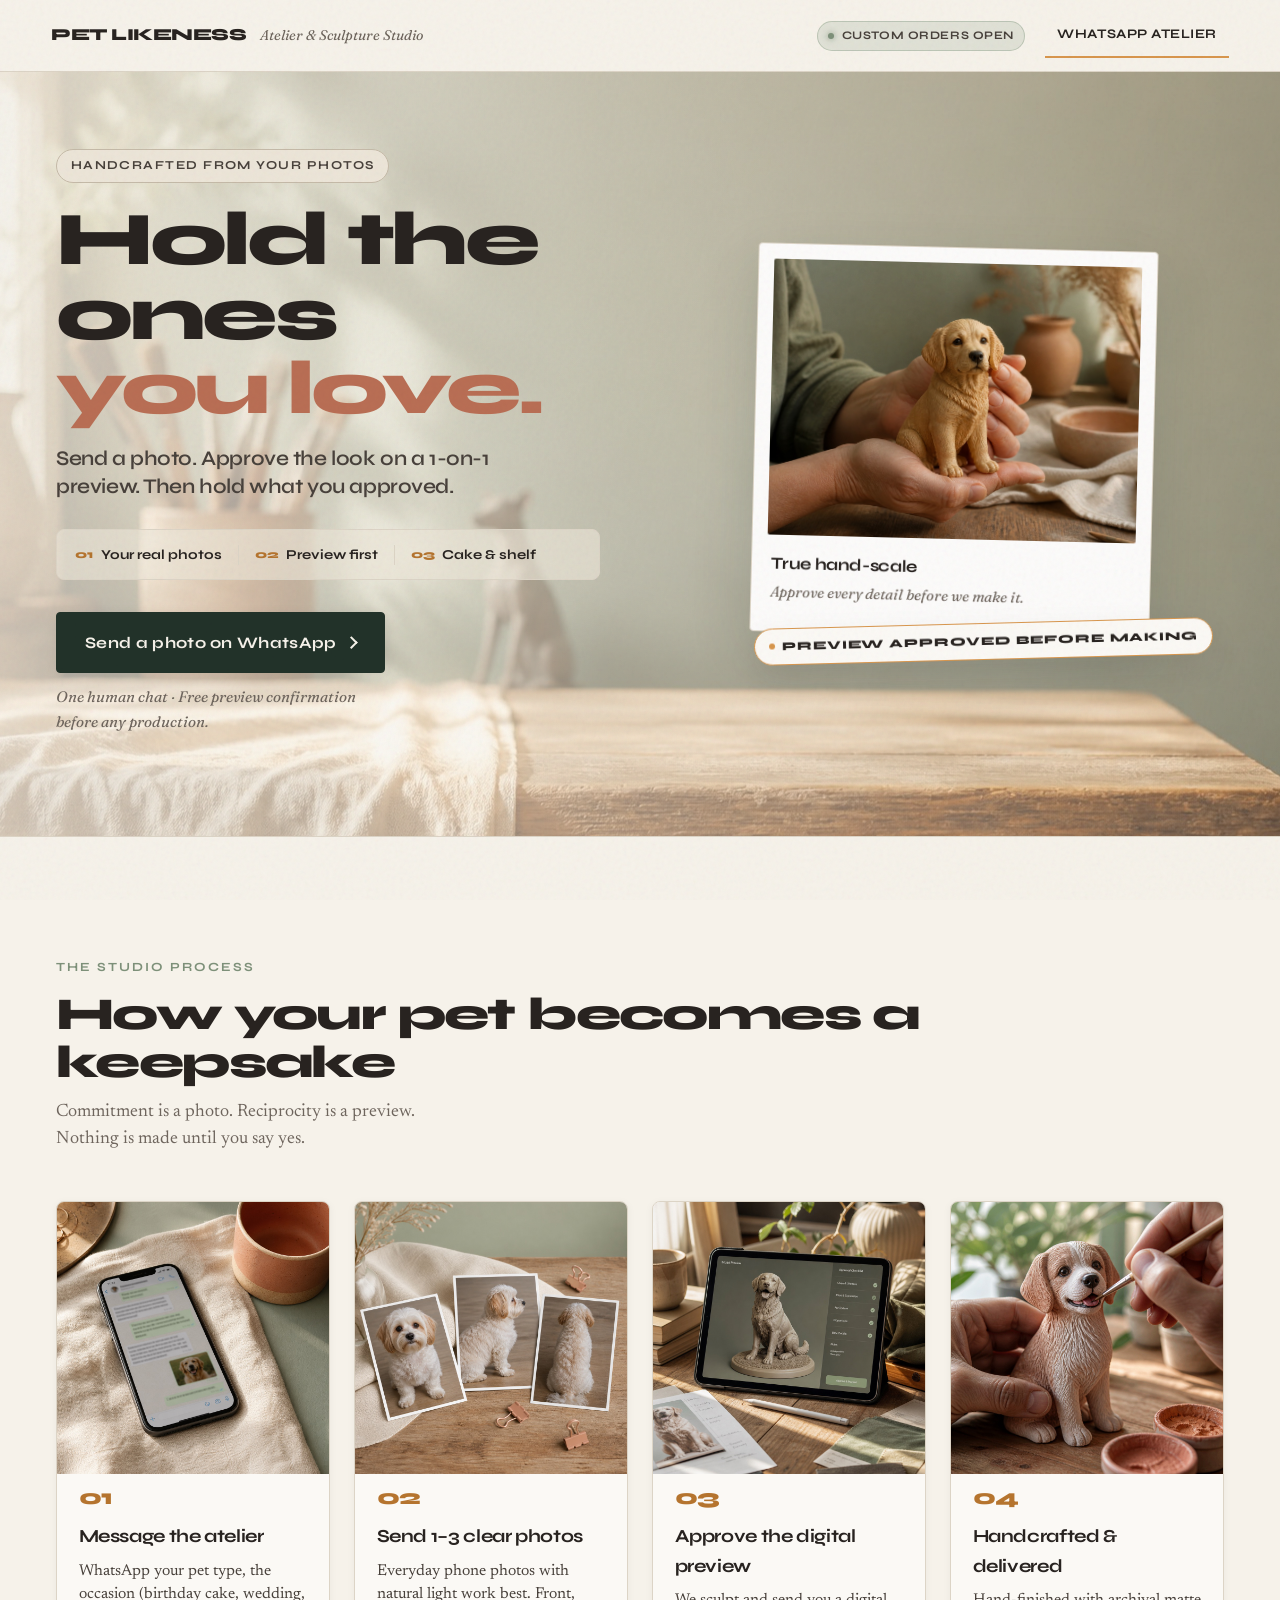
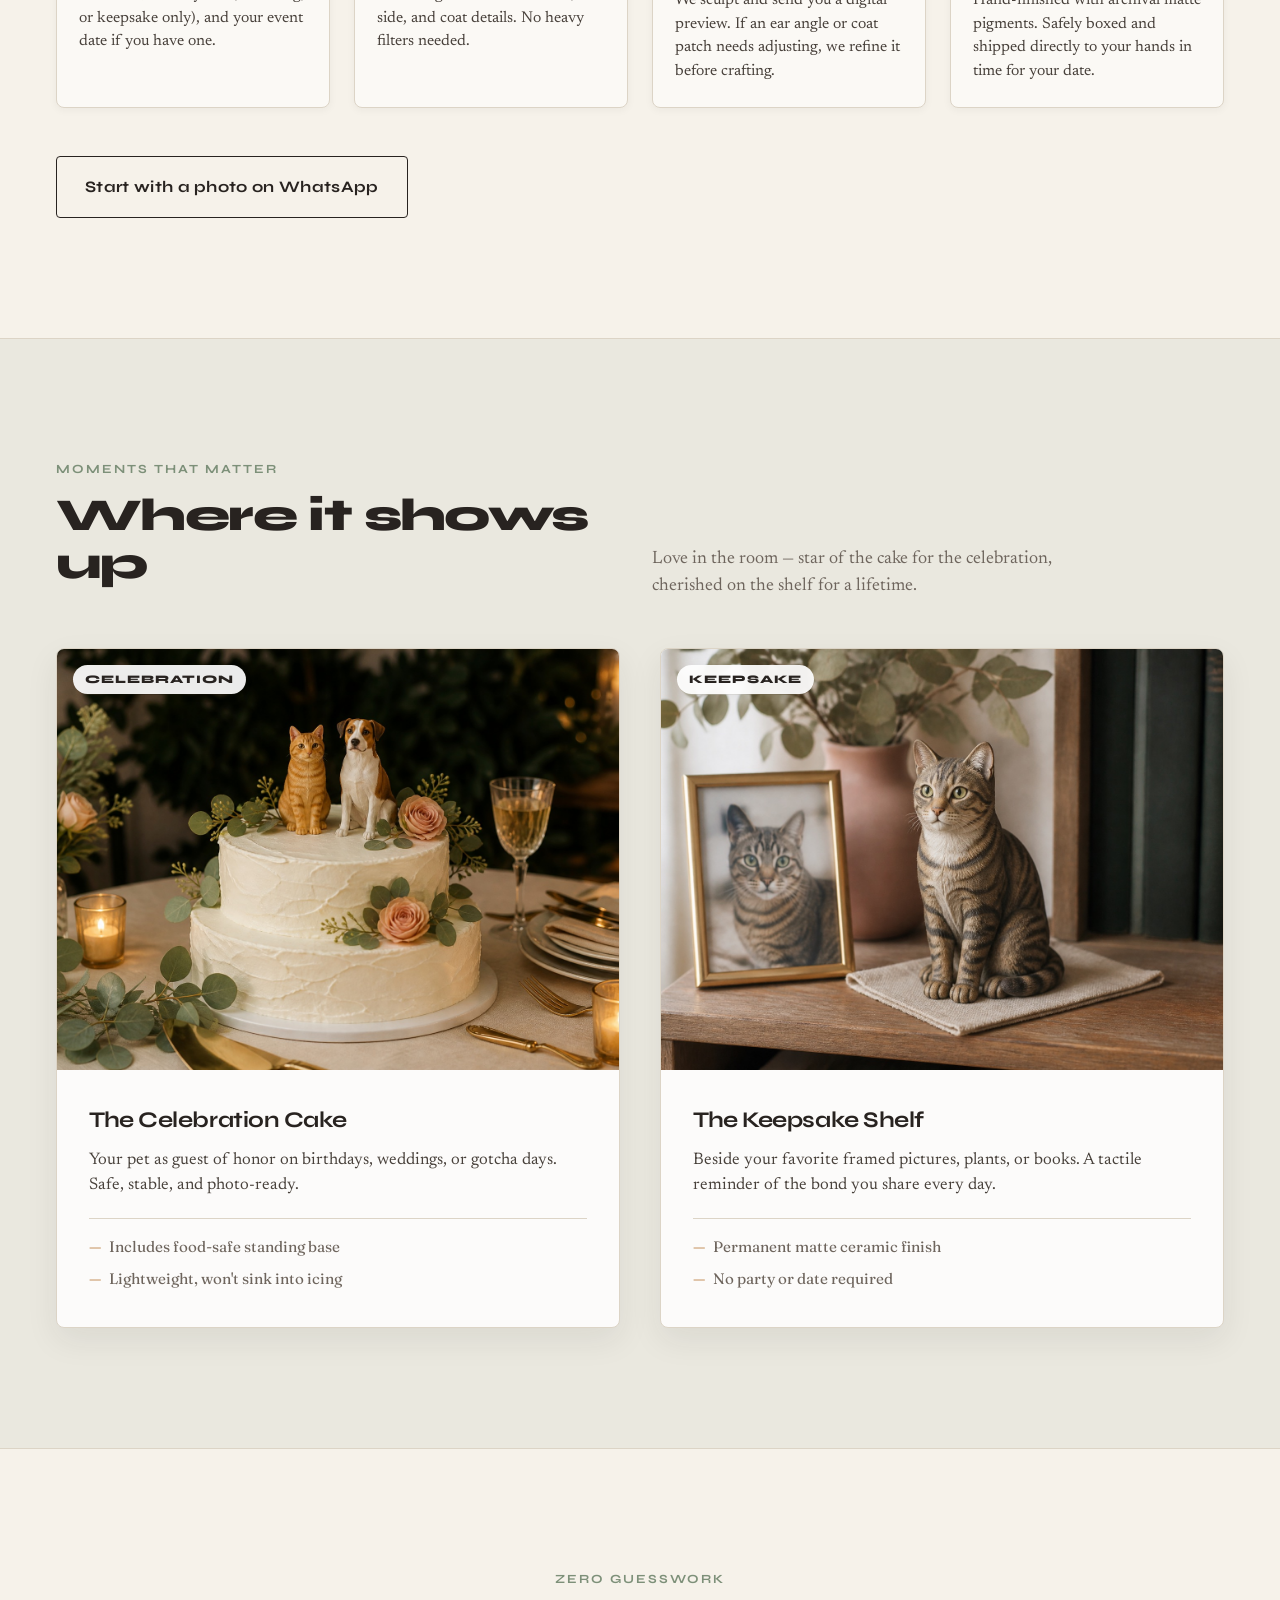
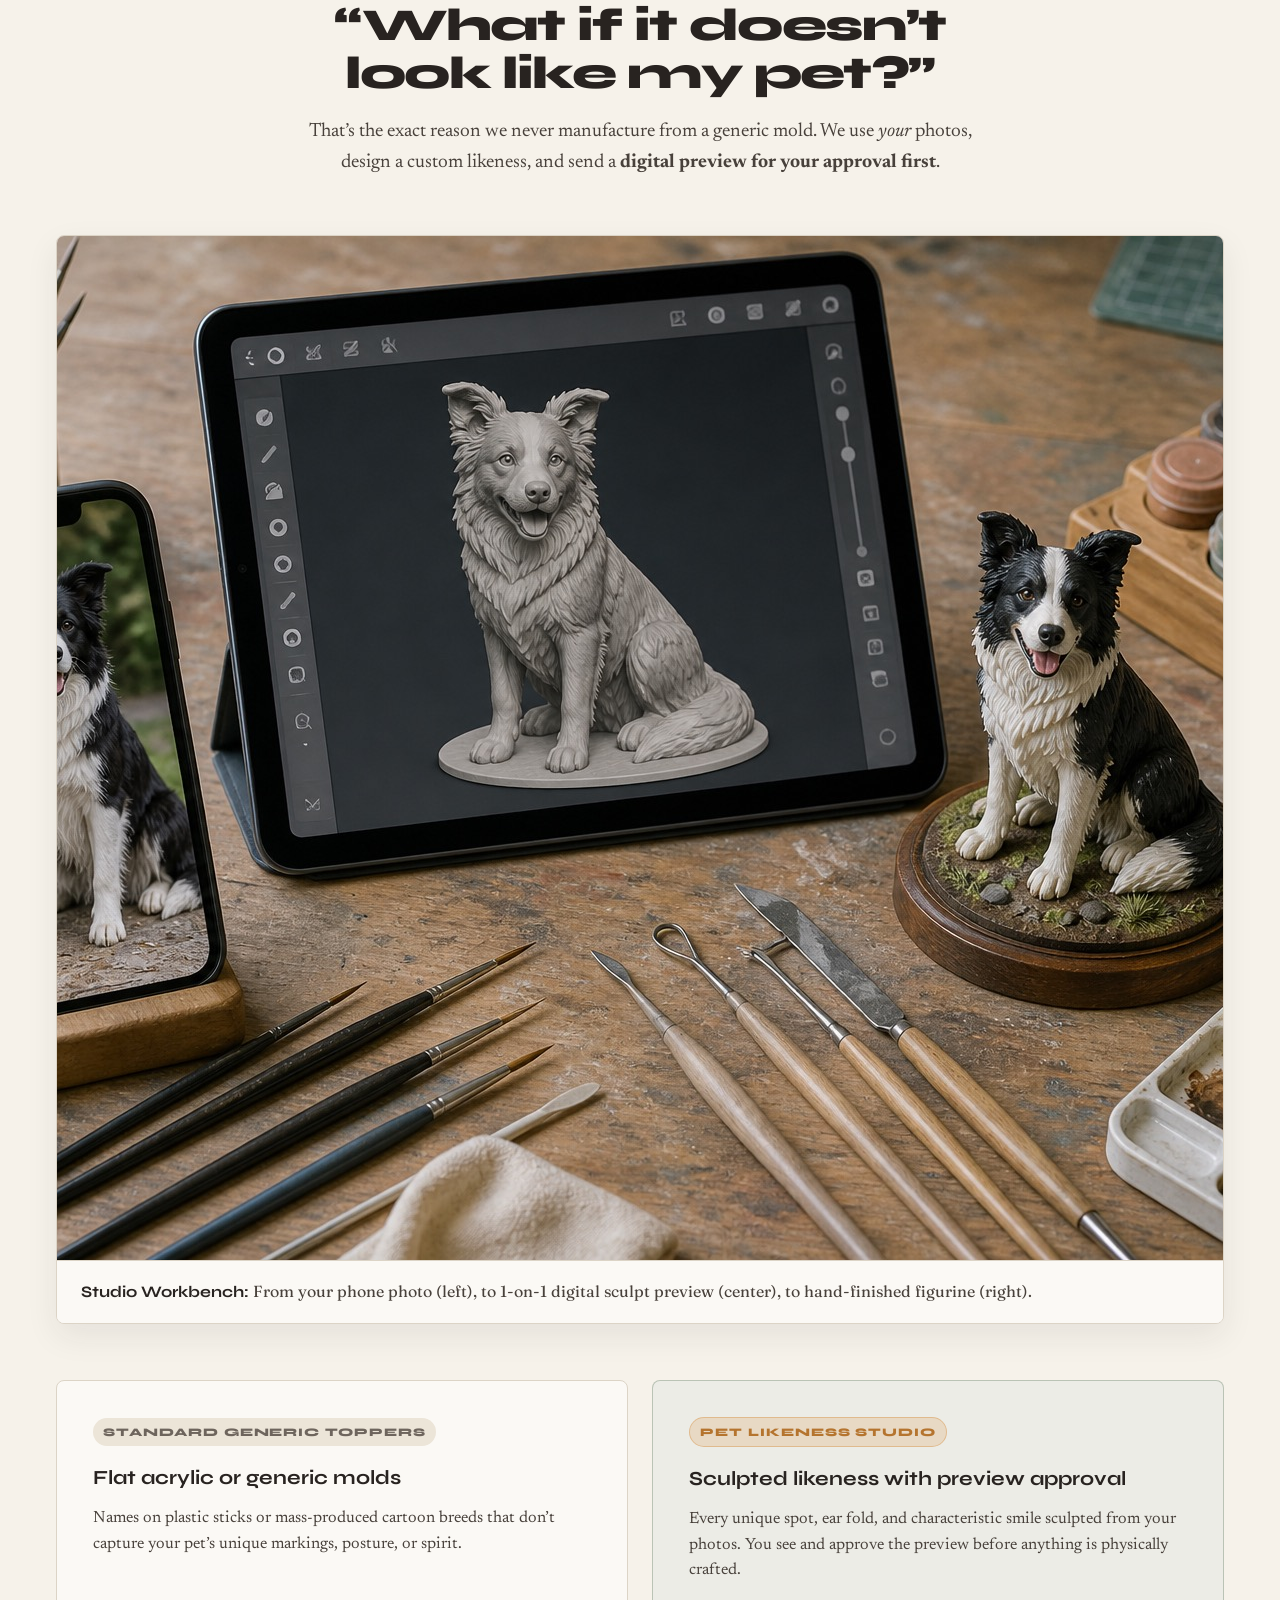
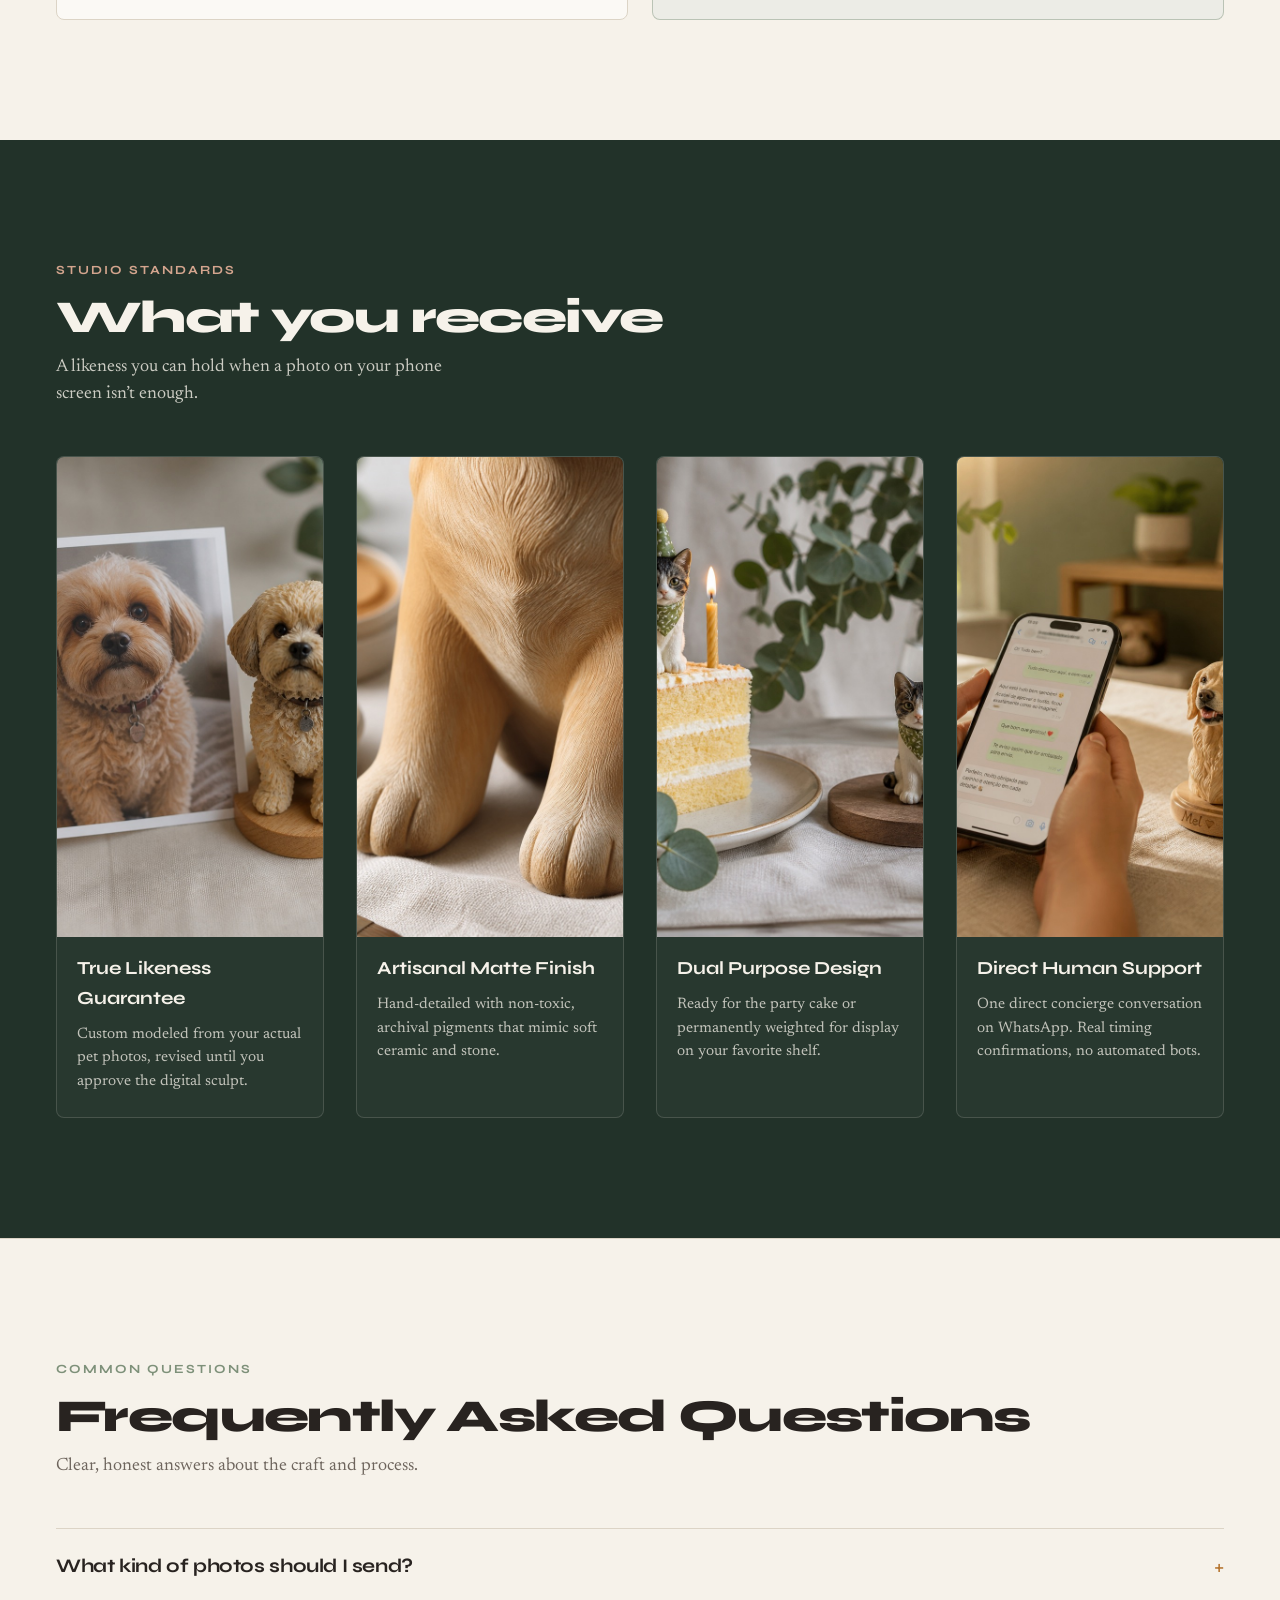
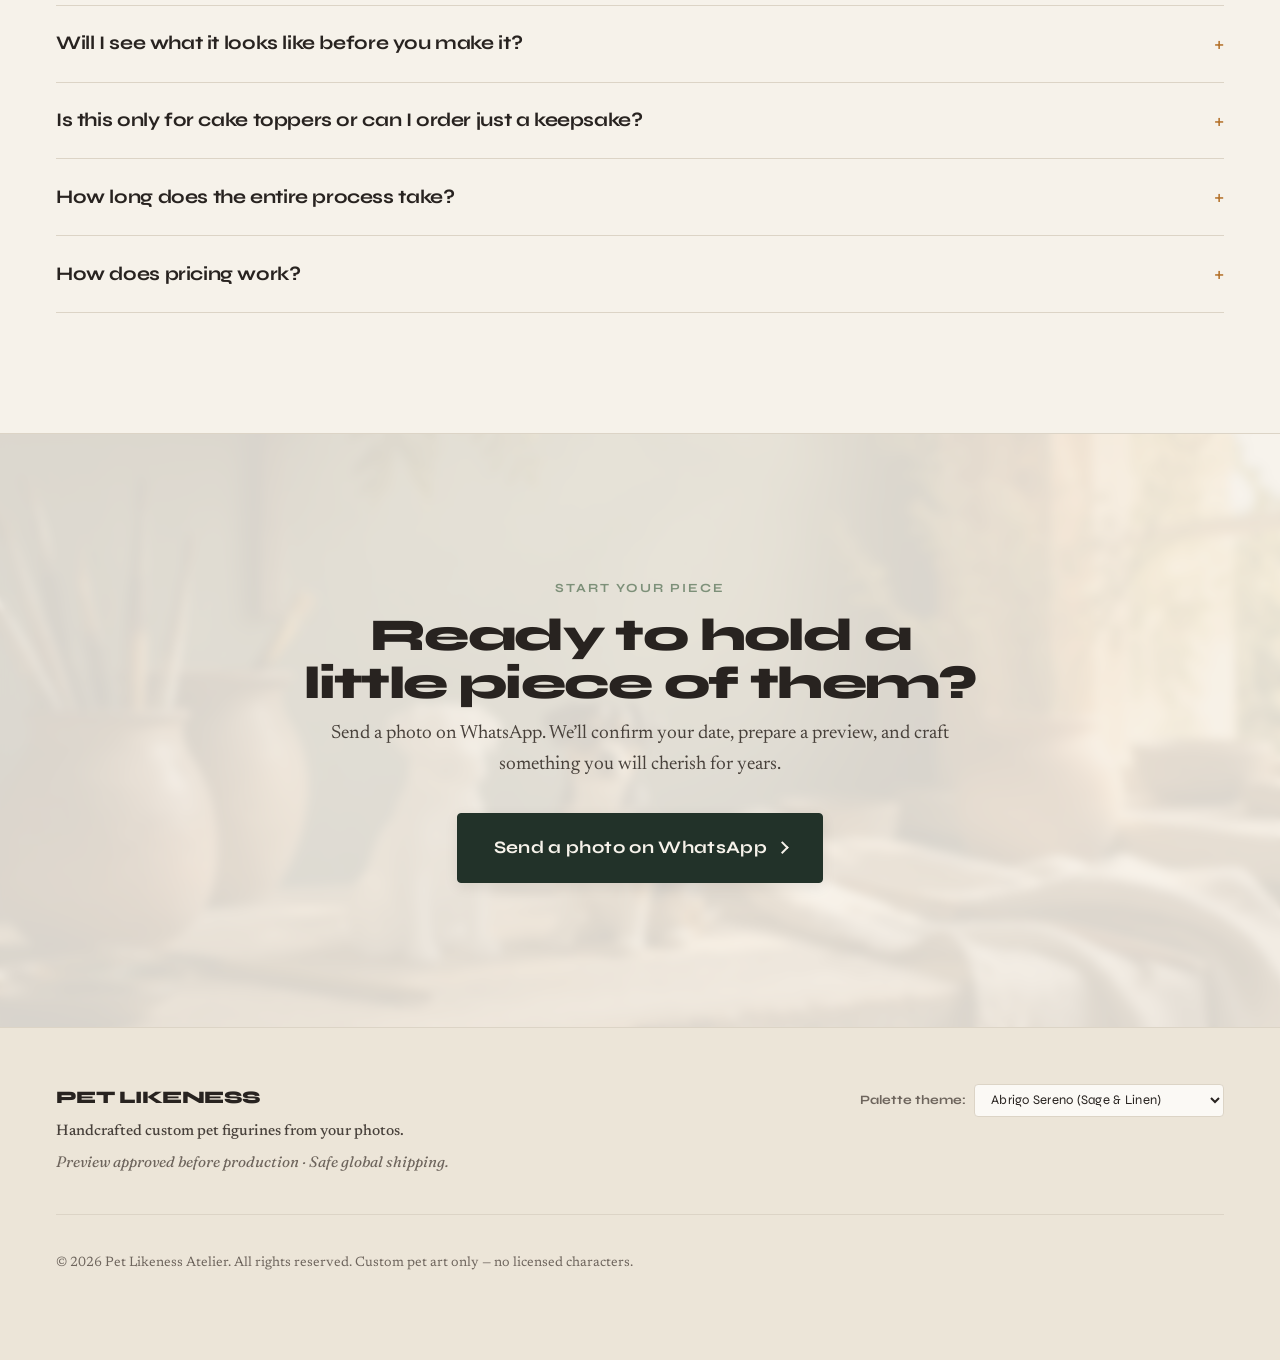
<file: docs/index.html>
<!DOCTYPE html>
<html lang="en" data-palette="abrigo-sereno">
<head>
  <meta charset="UTF-8" />
  <meta name="viewport" content="width=device-width, initial-scale=1, viewport-fit=cover" />
  <title>Pet Likeness — Love you can hold | Custom Pet Figurine Studio</title>
  <meta
    name="description"
    content="Hold the ones you love. A custom pet figurine handcrafted from your photo — approve the digital preview, then keep them close."
  />
  <link rel="preconnect" href="https://fonts.googleapis.com" />
  <link rel="preconnect" href="https://fonts.gstatic.com" crossorigin />
  <link
    href="https://fonts.googleapis.com/css2?family=Fraunces:opsz,ital,wght@9..144,0,400;9..144,0,500;9..144,1,400;9..144,1,500&family=Newsreader:opsz,ital,wght@6..72,400;6..72,500;6..72,600&family=Syne:wght@500;700;800&display=swap"
    rel="stylesheet"
  />
  <link rel="stylesheet" href="styles.css" />
</head>
<body>
  <a class="skip-link" href="#main">Skip to content</a>
  <div class="grain" aria-hidden="true"></div>

  <!-- Studio Topbar -->
  <header class="topbar">
    <div class="topbar__brand">
      <a class="mark" href="#main">Pet Likeness</a>
      <span class="topbar__tagline">Atelier &amp; Sculpture Studio</span>
    </div>
    <div class="topbar__actions">
      <span class="status-badge" aria-label="Studio status">
        <span class="status-dot"></span> Custom Orders Open
      </span>
      <a class="topbar__wa js-wa" href="#">
        <span class="topbar__wa-full">WhatsApp Atelier</span>
        <span class="topbar__wa-short">WhatsApp</span>
      </a>
    </div>
  </header>

  <main id="main">
    <!-- Hero: Hand-Scale Physical Emotion (System 1) + Atelier Framing -->
    <section class="hero" aria-labelledby="hero-heading">
      <div class="hero__wash" aria-hidden="true"></div>
      <div class="hero__grid">
        <div class="hero__copy">
          <div class="studio-badge load-a">
            Handcrafted from your photos
          </div>
          <h1 id="hero-heading" class="load-b">
            Hold the ones
            <span class="h1-accent">you love.</span>
          </h1>
          <p class="craft load-c">
            Send a photo. Approve the look on a 1-on-1 preview. Then hold what you approved.
          </p>
          
          <div class="hero__highlights load-c">
            <div class="highlight-item">
              <span class="highlight-num">01</span>
              <span>Your real photos</span>
            </div>
            <div class="highlight-divider"></div>
            <div class="highlight-item">
              <span class="highlight-num">02</span>
              <span>Preview first</span>
            </div>
            <div class="highlight-divider"></div>
            <div class="highlight-item">
              <span class="highlight-num">03</span>
              <span>Cake &amp; shelf</span>
            </div>
          </div>

          <div class="cta-row load-d">
            <a class="btn btn--primary js-wa" href="#">
              <span>Send a photo on WhatsApp</span>
              <span class="btn-arrow" aria-hidden="true"></span>
            </a>
            <p class="micro">One human chat · Free preview confirmation before any production.</p>
          </div>
        </div>

        <aside class="hero__media load-e" aria-label="Handcrafted pet figurine preview">
          <div class="hold-stage">
            <figure class="polaroid">
              <div class="polaroid__frame">
                <img
                  src="assets/hero-hand-figurine.jpg"
                  alt="Gentle artisan hands holding a tiny handcrafted custom pet dog figurine in warm studio lighting"
                  class="polaroid__img"
                  loading="eager"
                  width="720"
                  height="540"
                />
                <div class="polaroid__glow" aria-hidden="true"></div>
              </div>
              <figcaption class="polaroid__cap">
                <span class="cap-title">True hand-scale</span>
                <span class="cap-sub">Approve every detail before we make it.</span>
              </figcaption>
            </figure>
            <p class="proof-chip">
              <span class="proof-chip__dot"></span> Preview approved before making
            </p>
          </div>
        </aside>
      </div>
    </section>

    <!-- The 4-Step Studio Mechanism -->
    <section class="band" id="how" aria-labelledby="how-heading">
      <div class="band__head">
        <p class="eyebrow">The Studio Process</p>
        <h2 id="how-heading">How your pet becomes a keepsake</h2>
        <p class="band__lead">
          Commitment is a photo. Reciprocity is a preview. Nothing is made until you say yes.
        </p>
      </div>
      <ol class="rail">
        <li class="rail-card">
          <div class="rail-card__media">
            <img
              src="assets/process-01-message.jpg"
              alt="Phone on atelier desk ready to message the studio about a custom pet figurine"
              class="rail-card__img"
              loading="lazy"
              width="640"
              height="640"
            />
          </div>
          <span class="rail__n" aria-hidden="true">01</span>
          <div class="rail__content">
            <h3>Message the atelier</h3>
            <p>WhatsApp your pet type, the occasion (birthday cake, wedding, or keepsake only), and your event date if you have one.</p>
          </div>
        </li>
        <li class="rail-card">
          <div class="rail-card__media">
            <img
              src="assets/process-02-photos.jpg"
              alt="Clear reference photos of a pet arranged for custom figurine likeness"
              class="rail-card__img"
              loading="lazy"
              width="640"
              height="640"
            />
          </div>
          <span class="rail__n" aria-hidden="true">02</span>
          <div class="rail__content">
            <h3>Send 1–3 clear photos</h3>
            <p>Everyday phone photos with natural light work best. Front, side, and coat details. No heavy filters needed.</p>
          </div>
        </li>
        <li class="rail-card">
          <div class="rail-card__media">
            <img
              src="assets/process-03-preview.jpg"
              alt="Digital 3D sculpt preview of a custom pet figurine awaiting approval"
              class="rail-card__img"
              loading="lazy"
              width="640"
              height="640"
            />
          </div>
          <span class="rail__n" aria-hidden="true">03</span>
          <div class="rail__content">
            <h3>Approve the digital preview</h3>
            <p>We sculpt and send you a digital preview. If an ear angle or coat patch needs adjusting, we refine it before crafting.</p>
          </div>
        </li>
        <li class="rail-card">
          <div class="rail-card__media">
            <img
              src="assets/process-04-handcraft.jpg"
              alt="Artisan hand-painting a 3D-printed pet figurine with fine brushes"
              class="rail-card__img"
              loading="lazy"
              width="640"
              height="640"
            />
          </div>
          <span class="rail__n" aria-hidden="true">04</span>
          <div class="rail__content">
            <h3>Handcrafted &amp; delivered</h3>
            <p>Hand-finished with archival matte pigments. Safely boxed and shipped directly to your hands in time for your date.</p>
          </div>
        </li>
      </ol>
      <div class="band__cta">
        <a class="btn btn--secondary js-wa" href="#">
          <span>Start with a photo on WhatsApp</span>
        </a>
      </div>
    </section>

    <!-- Occasions Showcase: Where It Shows Up -->
    <section class="gallery-section" id="where" aria-labelledby="where-heading">
      <div class="gallery-head">
        <div>
          <p class="eyebrow">Moments That Matter</p>
          <h2 id="where-heading">Where it shows up</h2>
        </div>
        <p class="band__lead">
          Love in the room — star of the cake for the celebration, cherished on the shelf for a lifetime.
        </p>
      </div>

      <div class="gallery-grid">
        <article class="gallery-card">
          <div class="gallery-card__media">
            <img
              src="assets/occasion-cake-topper.jpg"
              alt="Celebration cake with custom miniature pet figurines as wedding and birthday toppers"
              class="gallery-card__img"
              loading="lazy"
              width="1536"
              height="1024"
            />
            <span class="gallery-card__tag">Celebration</span>
          </div>
          <div class="gallery-card__info">
            <h3>The Celebration Cake</h3>
            <p>Your pet as guest of honor on birthdays, weddings, or gotcha days. Safe, stable, and photo-ready.</p>
            <ul class="card-features">
              <li>Includes food-safe standing base</li>
              <li>Lightweight, won't sink into icing</li>
            </ul>
          </div>
        </article>

        <article class="gallery-card">
          <div class="gallery-card__media">
            <img
              src="assets/occasion-shelf-keepsake.jpg"
              alt="Custom handcrafted pet figurine sitting gracefully on a home library wooden shelf beside a framed photo"
              class="gallery-card__img"
              loading="lazy"
              width="1536"
              height="1024"
            />
            <span class="gallery-card__tag">Keepsake</span>
          </div>
          <div class="gallery-card__info">
            <h3>The Keepsake Shelf</h3>
            <p>Beside your favorite framed pictures, plants, or books. A tactile reminder of the bond you share every day.</p>
            <ul class="card-features">
              <li>Permanent matte ceramic finish</li>
              <li>No party or date required</li>
            </ul>
          </div>
        </article>
      </div>
    </section>

    <!-- The Real Worry: Likeness Guarantee & Visual Proof -->
    <section class="worry-section" id="worry" aria-labelledby="worry-heading">
      <div class="worry-container">
        <div class="worry-header">
          <p class="eyebrow">Zero Guesswork</p>
          <h2 id="worry-heading">“What if it doesn’t look like my pet?”</h2>
          <p class="worry__lead">
            That’s the exact reason we never manufacture from a generic mold. We use <em>your</em> photos, design a custom likeness, and send a <strong>digital preview for your approval first</strong>.
          </p>
        </div>

        <div class="proof-showcase">
          <figure class="proof-figure">
            <img
              src="assets/mechanism-preview-craft.jpg"
              alt="Studio atelier workbench showing real pet photo on phone, 3D sculpt preview with approval notes, and finished hand-painted figurine"
              class="proof-img"
              loading="lazy"
              width="1536"
              height="1024"
            />
            <figcaption class="proof-caption">
              <strong>Studio Workbench:</strong> From your phone photo (left), to 1-on-1 digital sculpt preview (center), to hand-finished figurine (right).
            </figcaption>
          </figure>
        </div>

        <div class="comparison-grid">
          <div class="compare-card compare-card--generic">
            <span class="compare-badge">Standard Generic Toppers</span>
            <h3>Flat acrylic or generic molds</h3>
            <p>Names on plastic sticks or mass-produced cartoon breeds that don’t capture your pet’s unique markings, posture, or spirit.</p>
          </div>
          <div class="compare-card compare-card--studio">
            <span class="compare-badge compare-badge--highlight">Pet Likeness Studio</span>
            <h3>Sculpted likeness with preview approval</h3>
            <p>Every unique spot, ear fold, and characteristic smile sculpted from your photos. You see and approve the preview before anything is physically crafted.</p>
          </div>
        </div>
      </div>
    </section>

    <!-- What You Get: Studio Guarantee -->
    <section class="band band--ink" id="get" aria-labelledby="get-heading">
      <div class="band__head">
        <p class="eyebrow eyebrow--light">Studio Standards</p>
        <h2 id="get-heading">What you receive</h2>
        <p class="band__lead">A likeness you can hold when a photo on your phone screen isn’t enough.</p>
      </div>
      <div class="specs-grid">
        <div class="spec-box">
          <img
            src="assets/spec-likeness.jpg"
            alt="Reference photo beside matching hand-painted custom pet figurine"
            class="spec-thumb"
            loading="lazy"
            width="480"
            height="480"
          />
          <h4>True Likeness Guarantee</h4>
          <p>Custom modeled from your actual pet photos, revised until you approve the digital sculpt.</p>
        </div>
        <div class="spec-box">
          <img
            src="assets/spec-finish.jpg"
            alt="Macro of matte hand-painted finish on a 3D-printed figurine"
            class="spec-thumb"
            loading="lazy"
            width="480"
            height="480"
          />
          <h4>Artisanal Matte Finish</h4>
          <p>Hand-detailed with non-toxic, archival pigments that mimic soft ceramic and stone.</p>
        </div>
        <div class="spec-box">
          <img
            src="assets/spec-dual.jpg"
            alt="Custom pet figurine used on a cake and as a shelf keepsake"
            class="spec-thumb"
            loading="lazy"
            width="480"
            height="480"
          />
          <h4>Dual Purpose Design</h4>
          <p>Ready for the party cake or permanently weighted for display on your favorite shelf.</p>
        </div>
        <div class="spec-box">
          <img
            src="assets/spec-support.jpg"
            alt="Direct human WhatsApp conversation with finished figurine nearby"
            class="spec-thumb"
            loading="lazy"
            width="480"
            height="480"
          />
          <h4>Direct Human Support</h4>
          <p>One direct concierge conversation on WhatsApp. Real timing confirmations, no automated bots.</p>
        </div>
      </div>
    </section>

    <!-- FAQ -->
    <section class="band" id="faq" aria-labelledby="faq-heading">
      <div class="band__head">
        <p class="eyebrow">Common Questions</p>
        <h2 id="faq-heading">Frequently Asked Questions</h2>
        <p class="band__lead">Clear, honest answers about the craft and process.</p>
      </div>
      <div class="faq">
        <details>
          <summary>What kind of photos should I send?</summary>
          <div class="faq-content">
            <p>Any 1 to 3 clear photos taken with your phone under natural light. A full-body view, a clear face shot, and any special markings (spots, unique tail, coat gradient) work perfectly.</p>
          </div>
        </details>
        <details>
          <summary>Will I see what it looks like before you make it?</summary>
          <div class="faq-content">
            <p>Yes, 100%. We always provide a digital preview first. Production only begins after you give your explicit approval.</p>
          </div>
        </details>
        <details>
          <summary>Is this only for cake toppers or can I order just a keepsake?</summary>
          <div class="faq-content">
            <p>Both! While many people love having their pet on their birthday or wedding cake, over half of our orders are made purely as home keepsakes to keep on a desk or shelf.</p>
          </div>
        </details>
        <details>
          <summary>How long does the entire process take?</summary>
          <div class="faq-content">
            <p>Because each piece is custom designed, crafted, and painted by hand, timing depends on our current studio queue and your event date. Tell us your date on WhatsApp and we will confirm scheduling upfront.</p>
          </div>
        </details>
        <details>
          <summary>How does pricing work?</summary>
          <div class="faq-content">
            <p>Pricing is transparent and based on pet size, detail complexity, and whether you'd like single or multiple pets. Send a photo and we’ll reply with a custom quote.</p>
          </div>
        </details>
      </div>
    </section>

    <!-- Closing Callout with Ambient Background -->
    <section class="close" id="close" aria-labelledby="close-heading">
      <div class="close__backdrop" style="background-image: url('assets/studio-ambient-bg.jpg');" aria-hidden="true"></div>
      <div class="close__overlay" aria-hidden="true"></div>
      <div class="close__content">
        <p class="eyebrow">Start Your Piece</p>
        <h2 id="close-heading">Ready to hold a little piece of them?</h2>
        <p class="close__desc">
          Send a photo on WhatsApp. We’ll confirm your date, prepare a preview, and craft something you will cherish for years.
        </p>
        <a class="btn btn--primary btn--large js-wa" href="#">
          <span>Send a photo on WhatsApp</span>
          <span class="btn-arrow" aria-hidden="true"></span>
        </a>
      </div>
    </section>
  </main>

  <!-- Sticky Mobile Concierge Bar -->
  <aside class="mobile-bar" aria-label="Quick WhatsApp contact">
    <div class="mobile-bar__inner">
      <div class="mobile-bar__text">
        <strong>Custom Pet Figurine</strong>
        <span>Preview before we make</span>
      </div>
      <a class="btn btn--small js-wa" href="#">Send Photo</a>
    </div>
  </aside>

  <!-- Footer -->
  <footer class="foot">
    <div class="foot__grid">
      <div>
        <p class="mark mark--foot">Pet Likeness</p>
        <p class="foot__lead">Handcrafted custom pet figurines from your photos.</p>
        <p class="foot__sub">Preview approved before production · Safe global shipping.</p>
      </div>
      <div class="foot__palette">
        <label class="palette-switch">
          <span>Palette theme:</span>
          <select class="js-palette" aria-label="Test color palette">
            <option value="abrigo-sereno" selected>Abrigo Sereno (Sage &amp; Linen)</option>
            <option value="cool-paper-warmth">Cool Paper Warmth (Amber &amp; Ink)</option>
          </select>
        </label>
      </div>
    </div>
    <div class="foot__legal">
      <p>© 2026 Pet Likeness Atelier. All rights reserved. Custom pet art only — no licensed characters.</p>
    </div>
  </footer>

  <script src="app.js"></script>
</body>
</html>
</file>
<file: docs/styles.css>
/* ==========================================================================
   Pet Likeness — Studio & Atelier Design System (Anti-Slop Senior UI/UX)
   ==========================================================================
   Responsive strategy (ADR-002): HYBRID — not pure mobile-first.
   - Progressive enhancement via @media (min-width: …) for grids/layout.
   - Phone exceptions live in @media (max-width: 767px) (bar clearance, WA label…).
   - .mobile-bar is mobile-first (visible by default; hidden from 768px up).
   Do not rewrite the whole sheet “for mobile-first purity” without a Goals KPI.
   ========================================================================== */

/* Palettes — toggle via <html data-palette="…">
   abrigo-sereno (Sage & Linen Atelier) | cool-paper-warmth (Ink & Amber Workshop) */
:root,
[data-palette="abrigo-sereno"] {
  /* 20% Luz & Presença — Linho Cru / Alabastro */
  --paper: #f6f2ea;
  --paper-2: #ece5d8;
  --paper-card: #fbf9f5;
  --polaroid: #fcfbfa;

  /* 10% Fidelidade & Peso — Verde Cipreste Noturno */
  --shot: #223229;
  --shot-surface: #1a2720;

  /* 5% Texto / Estrutura — Taupe Carvão */
  --ink: #282320;
  --ink-soft: #48413b;
  --muted: #6e655d;

  /* 5% Fagulha Emocional — Dourado Damasco / Mel */
  --accent: #d8964d;
  --accent-deep: #b5742e;
  --wash-amber: rgba(216, 150, 77, 0.16);
  --glow-amber: rgba(216, 150, 77, 0.32);

  /* CTA: Cipreste Artesanal (solidez) + Linho Cru (on) — Contraste AA */
  --accent-btn: #223229;
  --accent-btn-hover: #141f19;
  --on-accent: #f6f2ea;

  /* 40% Âncora Principal — Verde Sálvia Suave & Telas */
  --sage: #7d9079;
  --sage-soft: #9bad97;
  --wash-sage: rgba(125, 144, 121, 0.18);
  --hand: #344239;
  --hand-2: #48574d;

  /* 20% Calor Humano — Blush Argila / Terracota Suave */
  --fig: #d4a58e;
  --fig-deep: #c48e77;
  --blush: #b96e54;

  /* Linhas, Sombras & Estruturas Táteis */
  --line: #dcd4c6;
  --line-strong: #c5baa8;
  --focus: #223229;
  --shadow-subtle: 0 2px 8px rgba(40, 35, 32, 0.05);
  --shadow-card: 0 12px 32px rgba(40, 35, 32, 0.08);
  --shadow-polaroid: 0 24px 60px rgba(34, 50, 41, 0.16);

  --font-display: "Syne", -apple-system, BlinkMacSystemFont, sans-serif;
  --font-body: "Newsreader", Georgia, serif;
  --font-detail: "Fraunces", Georgia, serif;

  --r-btn: 4px;
  --r-card: 8px;
  --r-pill: 9999px;
  --ease-out: cubic-bezier(0.16, 1, 0.3, 1);
  --max: 74rem;
  --mobile-bar-offset: 0px;
}

[data-palette="cool-paper-warmth"] {
  --paper: #e9e8e4;
  --paper-2: #dedcd5;
  --paper-card: #f2f1ec;
  --polaroid: #f7f6f2;

  --shot: #262e27;
  --shot-surface: #1c221d;

  --ink: #141311;
  --ink-soft: #383631;
  --muted: #5e5b54;

  --accent: #c8922a;
  --accent-deep: #8f6516;
  --wash-amber: rgba(200, 146, 42, 0.14);
  --glow-amber: rgba(200, 146, 42, 0.28);

  --accent-btn: #8f6516;
  --accent-btn-hover: #714e0e;
  --on-accent: #fffbf5;

  --sage: #5e6d5b;
  --sage-soft: #7a8c76;
  --wash-sage: rgba(94, 109, 91, 0.14);
  --hand: #384136;
  --hand-2: #4a5448;

  --fig: #d4c4a6;
  --fig-deep: #c1b090;
  --blush: #b87c42;

  --line: #c9c7be;
  --line-strong: #aba89c;
  --focus: #8f6516;
  --shadow-subtle: 0 2px 8px rgba(20, 19, 17, 0.05);
  --shadow-card: 0 12px 32px rgba(20, 19, 17, 0.08);
  --shadow-polaroid: 0 24px 60px rgba(20, 19, 17, 0.16);
}

/* ==========================================================================
   Base & Reset
   ========================================================================== */
*,
*::before,
*::after {
  box-sizing: border-box;
}

html {
  scroll-behavior: smooth;
  font-size: 16px;
}

body {
  margin: 0;
  font-family: var(--font-body);
  font-size: 1.15rem;
  line-height: 1.6;
  color: var(--ink);
  background-color: var(--paper);
  -webkit-font-smoothing: antialiased;
  -moz-osx-font-smoothing: grayscale;
  overflow-x: hidden;
}

::selection {
  background: color-mix(in srgb, var(--accent) 35%, white);
  color: var(--ink);
}

:focus-visible {
  outline: 2px solid var(--focus);
  outline-offset: 3px;
}

.skip-link {
  position: absolute;
  left: -999px;
  top: 0;
  background: var(--ink);
  color: var(--paper);
  padding: 0.5rem 1rem;
  font-family: var(--font-display);
  font-size: 0.85rem;
  z-index: 100;
  text-decoration: none;
}

.skip-link:focus {
  left: 1rem;
  top: 1rem;
}

/* Paper Grain Texture Overlay */
.grain {
  pointer-events: none;
  position: fixed;
  inset: 0;
  z-index: 60;
  opacity: 0.055;
  mix-blend-mode: multiply;
  background-image: url("data:image/svg+xml,%3Csvg viewBox='0 0 256 256' xmlns='http://www.w3.org/2000/svg'%3E%3Cfilter id='n'%3E%3CfeTurbulence type='fractalNoise' baseFrequency='0.85' numOctaves='4' stitchTiles='stitch'/%3E%3C/filter%3E%3Crect width='100%25' height='100%25' filter='url(%23n)'/%3E%3C/svg%3E");
}

/* ==========================================================================
   Header & Topbar (Studio Identity)
   ========================================================================== */
.topbar {
  position: sticky;
  top: 0;
  z-index: 40;
  display: flex;
  align-items: center;
  justify-content: space-between;
  gap: 0.75rem;
  padding: 0.85rem clamp(1rem, 4vw, 3.5rem);
  padding-top: calc(0.85rem + env(safe-area-inset-top, 0px));
  border-bottom: 1px solid var(--line);
  background: color-mix(in srgb, var(--paper) 92%, transparent);
  backdrop-filter: blur(12px);
  -webkit-backdrop-filter: blur(12px);
  transition: border-color 200ms ease;
}

.topbar__brand {
  display: flex;
  align-items: baseline;
  gap: 0.85rem;
}

.mark {
  font-family: var(--font-display);
  font-weight: 800;
  letter-spacing: -0.03em;
  text-decoration: none;
  color: var(--ink);
  text-transform: uppercase;
  font-size: 1.05rem;
}

.topbar__tagline {
  font-family: var(--font-detail);
  font-style: italic;
  font-size: 0.88rem;
  color: var(--muted);
  display: none;
}

@media (min-width: 680px) {
  .topbar__tagline {
    display: inline-block;
  }
}

.topbar__actions {
  display: flex;
  align-items: center;
  gap: 1.25rem;
  position: relative;
}

.status-badge {
  display: inline-flex;
  align-items: center;
  gap: 0.45rem;
  font-family: var(--font-display);
  font-size: 0.72rem;
  font-weight: 700;
  letter-spacing: 0.05em;
  text-transform: uppercase;
  color: var(--ink-soft);
  background: color-mix(in srgb, var(--sage) 18%, transparent);
  padding: 0.3rem 0.65rem;
  border-radius: var(--r-pill);
  border: 1px solid color-mix(in srgb, var(--sage) 35%, transparent);
}

.status-dot {
  width: 6px;
  height: 6px;
  border-radius: 50%;
  background-color: var(--sage);
  box-shadow: 0 0 6px var(--sage);
  animation: pulse-dot 2.5s infinite ease-in-out;
}

@keyframes pulse-dot {
  0%, 100% { opacity: 1; transform: scale(1); }
  50% { opacity: 0.4; transform: scale(0.85); }
}

.topbar__wa {
  font-family: var(--font-display);
  font-weight: 700;
  font-size: 0.82rem;
  letter-spacing: 0.04em;
  text-transform: uppercase;
  text-decoration: none;
  color: var(--ink);
  padding: 0.55rem 0.75rem;
  min-height: 44px;
  display: inline-flex;
  align-items: center;
  border-bottom: 2px solid var(--accent);
  transition: all 150ms var(--ease-out);
  flex-shrink: 0;
}

.topbar__wa-short {
  display: none;
}

.topbar__wa:hover {
  color: var(--accent-deep);
  border-bottom-color: var(--ink);
}

/* ==========================================================================
   Hero Section (System 1: Emotion, Tactility & Hand-Scale)
   ========================================================================== */
.hero {
  position: relative;
  isolation: isolate;
  padding: clamp(2.5rem, 6vw, 5rem) clamp(1.25rem, 5vw, 3.5rem) clamp(3.5rem, 8vw, 6.5rem);
  overflow: hidden;
}

.hero__wash {
  position: absolute;
  inset: -15% -10%;
  z-index: -1;
  background-color: color-mix(in srgb, var(--sage) 8%, var(--paper));
  background-image:
    linear-gradient(
      105deg,
      color-mix(in srgb, var(--paper) 88%, transparent) 0%,
      color-mix(in srgb, var(--paper) 55%, transparent) 42%,
      color-mix(in srgb, var(--paper) 18%, transparent) 100%
    ),
    radial-gradient(ellipse 65% 55% at 20% 25%, var(--wash-sage), transparent 65%),
    url("assets/hero-studio-wash.jpg");
  background-size: cover, auto, cover;
  background-position: center, center, right center;
  animation: wash-breathe 12s var(--ease-out) infinite alternate;
}

.hero__grid {
  width: min(100%, var(--max));
  margin-inline: auto;
  display: grid;
  gap: 3rem 2.5rem;
  align-items: center;
}

@media (min-width: 960px) {
  .hero__grid {
    grid-template-columns: 5fr 4.8fr;
    gap: 3.5rem 4rem;
  }
}

.studio-badge {
  display: inline-flex;
  align-items: center;
  gap: 0.5rem;
  font-family: var(--font-display);
  font-weight: 700;
  font-size: 0.76rem;
  letter-spacing: 0.12em;
  text-transform: uppercase;
  color: var(--ink-soft);
  background: var(--paper-2);
  border: 1px solid var(--line-strong);
  padding: 0.4rem 0.85rem;
  border-radius: var(--r-pill);
  margin-bottom: 1.25rem;
}

.hero h1 {
  margin: 0 0 1.15rem;
  font-family: var(--font-display);
  font-weight: 800;
  font-size: clamp(2.35rem, 9vw, 4.75rem);
  line-height: 0.98;
  letter-spacing: -0.045em;
  max-width: 12.5ch;
  color: var(--ink);
}

.h1-accent {
  color: var(--blush);
  font-style: normal;
  display: block;
}

.craft {
  margin: 0 0 1.75rem;
  max-width: 32ch;
  font-family: var(--font-display);
  font-weight: 600;
  font-size: clamp(1.1rem, 2.2vw, 1.3rem);
  letter-spacing: -0.02em;
  line-height: 1.35;
  color: var(--ink-soft);
}

.hero__highlights {
  display: flex;
  flex-wrap: wrap;
  align-items: center;
  gap: 0.65rem 1rem;
  margin-bottom: 2rem;
  padding: 0.85rem 1.15rem;
  background: color-mix(in srgb, var(--paper-2) 65%, transparent);
  border: 1px solid var(--line);
  border-radius: var(--r-card);
  width: 100%;
  max-width: 34rem;
  box-sizing: border-box;
}

.highlight-item {
  display: flex;
  align-items: center;
  gap: 0.45rem;
  font-family: var(--font-display);
  font-weight: 700;
  font-size: 0.85rem;
  color: var(--ink);
}

.highlight-num {
  font-size: 0.72rem;
  color: var(--accent-deep);
  font-weight: 800;
}

.highlight-divider {
  width: 1px;
  height: 1.25rem;
  background-color: var(--line);
}

.cta-row {
  display: flex;
  flex-direction: column;
  align-items: flex-start;
  gap: 0.75rem;
}

.micro {
  margin: 0;
  font-family: var(--font-detail);
  font-style: italic;
  font-weight: 400;
  font-size: 0.95rem;
  color: var(--muted);
  max-width: 34ch;
}

/* Primary / Secondary Buttons */
.btn {
  display: inline-flex;
  align-items: center;
  justify-content: center;
  gap: 0.65rem;
  padding: 1.05rem 1.75rem;
  border-radius: var(--r-btn);
  font-family: var(--font-display);
  font-weight: 700;
  font-size: 1rem;
  letter-spacing: 0.02em;
  text-decoration: none;
  border: 1px solid transparent;
  cursor: pointer;
  box-shadow: 0 4px 14px rgba(0, 0, 0, 0.08);
  transition: all 180ms var(--ease-out);
}

.btn-arrow {
  display: inline-block;
  width: 0.55rem;
  height: 0.55rem;
  border-right: 2px solid currentColor;
  border-top: 2px solid currentColor;
  transform: rotate(45deg);
  transition: transform 180ms var(--ease-out);
  flex-shrink: 0;
}

.btn:hover .btn-arrow {
  transform: rotate(45deg) translate(2px, -2px);
}

.btn--primary {
  background: var(--accent-btn);
  color: var(--on-accent);
  border-color: var(--accent-btn);
}

.btn--primary:hover {
  background: var(--accent-btn-hover);
  border-color: var(--accent-btn-hover);
  transform: translateY(-2px);
  box-shadow: 0 8px 24px rgba(0, 0, 0, 0.14);
}

.btn--secondary {
  background: transparent;
  color: var(--ink);
  border-color: var(--ink);
  box-shadow: none;
}

.btn--secondary:hover {
  background: var(--ink);
  color: var(--paper);
  transform: translateY(-2px);
}

.btn--large {
  padding: 1.25rem 2.25rem;
  font-size: 1.1rem;
}

.btn--small {
  padding: 0.75rem 1.15rem;
  font-size: 0.9rem;
  min-height: 44px;
}

/* Hero Media & Polaroid Showcase */
.hero__media {
  justify-self: center;
  width: 100%;
  max-width: 32rem;
}

@media (min-width: 960px) {
  .hero__media {
    justify-self: end;
    max-width: 36rem;
  }
}

.hold-stage {
  position: relative;
  display: grid;
  place-items: center;
  padding: 1rem 0;
}

.polaroid {
  position: relative;
  z-index: 2;
  margin: 0;
  width: min(100%, 25rem);
  background: var(--polaroid);
  padding: 0.95rem 0.95rem 1.65rem;
  border-radius: 4px;
  box-shadow: var(--shadow-polaroid);
  border: 1px solid var(--line);
  transform: rotate(1.4deg);
  transition: transform 300ms var(--ease-out), box-shadow 300ms var(--ease-out);
  animation: polaroid-settle 900ms var(--ease-out) both;
}

.polaroid:hover {
  transform: rotate(0deg) scale(1.015);
  box-shadow: 0 30px 70px rgba(34, 50, 41, 0.22);
}

.polaroid__frame {
  position: relative;
  background: var(--shot);
  aspect-ratio: 4 / 3;
  overflow: hidden;
  border-radius: 2px;
}

.polaroid__img {
  width: 100%;
  height: 100%;
  object-fit: cover;
  display: block;
  transition: transform 600ms var(--ease-out);
}

.polaroid:hover .polaroid__img {
  transform: scale(1.03);
}

.polaroid__glow {
  position: absolute;
  inset: 0;
  background: radial-gradient(ellipse 70% 55% at 30% 25%, var(--glow-amber), transparent 70%);
  pointer-events: none;
  mix-blend-mode: soft-light;
  opacity: 0.6;
}

.polaroid__cap {
  margin: 1rem 0.25rem 0;
  display: flex;
  flex-direction: column;
  gap: 0.2rem;
}

.cap-title {
  font-family: var(--font-display);
  font-weight: 700;
  font-size: 1.05rem;
  letter-spacing: -0.02em;
  color: var(--ink);
}

.cap-sub {
  font-family: var(--font-detail);
  font-style: italic;
  font-size: 0.92rem;
  color: var(--muted);
}

.proof-chip {
  position: absolute;
  z-index: 3;
  right: 2%;
  bottom: -0.5rem;
  margin: 0;
  display: inline-flex;
  align-items: center;
  gap: 0.45rem;
  font-family: var(--font-display);
  font-weight: 800;
  font-size: 0.74rem;
  letter-spacing: 0.08em;
  text-transform: uppercase;
  color: var(--ink);
  background: var(--paper-card);
  border: 1px solid var(--accent);
  padding: 0.5rem 0.85rem;
  border-radius: var(--r-pill);
  box-shadow: var(--shadow-card);
  transform: rotate(-1.5deg);
}

.proof-chip__dot {
  width: 6px;
  height: 6px;
  border-radius: 50%;
  background: var(--accent);
}

/* ==========================================================================
   Sections & Bands General Layout
   ========================================================================== */
.band {
  padding: clamp(4rem, 10vw, 7.5rem) clamp(1.25rem, 5vw, 3.5rem);
  border-top: 1px solid var(--line);
}

.band__head {
  width: min(100%, var(--max));
  margin: 0 auto 3rem;
}

.eyebrow {
  margin: 0 0 0.85rem;
  font-family: var(--font-display);
  font-weight: 700;
  font-size: 0.78rem;
  letter-spacing: 0.16em;
  text-transform: uppercase;
  color: var(--sage);
}

.eyebrow--light {
  color: var(--fig);
}

.band h2,
.gallery-head h2,
.worry-header h2,
.close h2 {
  margin: 0 0 0.75rem;
  font-family: var(--font-display);
  font-weight: 800;
  font-size: clamp(2rem, 4vw, 2.85rem);
  letter-spacing: -0.035em;
  line-height: 1.05;
  color: var(--ink);
}

.band__lead {
  margin: 0;
  max-width: 42ch;
  color: var(--muted);
  font-size: 1.125rem;
  line-height: 1.5;
}

/* ==========================================================================
   The 4-Step Mechanism (Studio Rail)
   ========================================================================== */
.rail {
  width: min(100%, var(--max));
  margin: 0 auto;
  padding: 0;
  list-style: none;
  display: grid;
  gap: 1.5rem;
}

@media (min-width: 768px) {
  .rail {
    grid-template-columns: repeat(2, 1fr);
  }
}

@media (min-width: 1100px) {
  .rail {
    grid-template-columns: repeat(4, 1fr);
  }
}

.rail-card {
  background: var(--paper-card);
  border: 1px solid var(--line);
  border-radius: var(--r-card);
  padding: 0 0 1.5rem;
  display: flex;
  flex-direction: column;
  gap: 0.85rem;
  box-shadow: var(--shadow-subtle);
  transition: transform 200ms var(--ease-out), border-color 200ms ease, box-shadow 200ms ease;
  overflow: hidden;
}

.rail-card:hover {
  transform: translateY(-3px);
  border-color: var(--accent);
  box-shadow: var(--shadow-card);
}

.rail-card__media {
  margin: 0;
  aspect-ratio: 1;
  overflow: hidden;
  background: var(--shot);
}

.rail-card__img {
  width: 100%;
  height: 100%;
  object-fit: cover;
  display: block;
  transition: transform 500ms var(--ease-out);
}

.rail-card:hover .rail-card__img {
  transform: scale(1.04);
}

.rail__n {
  font-family: var(--font-display);
  font-weight: 800;
  font-size: 1.35rem;
  letter-spacing: -0.04em;
  color: var(--accent-deep);
  line-height: 1;
  padding: 0 1.35rem;
}

.rail__content {
  padding: 0 1.35rem;
}

.rail__content h3 {
  margin: 0 0 0.5rem;
  font-family: var(--font-display);
  font-weight: 700;
  font-size: 1.15rem;
  letter-spacing: -0.02em;
  color: var(--ink);
}

.rail__content p {
  margin: 0;
  color: var(--ink-soft);
  font-size: 0.98rem;
  line-height: 1.5;
}

.band__cta {
  width: min(100%, var(--max));
  margin: 3rem auto 0;
}

/* ==========================================================================
   Occasions Gallery (Where It Shows Up)
   ========================================================================== */
.gallery-section {
  padding: clamp(4rem, 10vw, 7.5rem) clamp(1.25rem, 5vw, 3.5rem);
  background: color-mix(in srgb, var(--sage) 10%, var(--paper));
  border-top: 1px solid var(--line);
  border-bottom: 1px solid var(--line);
}

.gallery-head {
  width: min(100%, var(--max));
  margin: 0 auto 3rem;
  display: grid;
  gap: 1.5rem;
}

@media (min-width: 860px) {
  .gallery-head {
    grid-template-columns: 1fr 1fr;
    align-items: end;
  }
}

.gallery-grid {
  width: min(100%, var(--max));
  margin: 0 auto;
  display: grid;
  gap: 2.5rem;
}

@media (min-width: 860px) {
  .gallery-grid {
    grid-template-columns: 1fr 1fr;
  }
}

.gallery-card {
  background: var(--polaroid);
  border: 1px solid var(--line);
  border-radius: var(--r-card);
  overflow: hidden;
  box-shadow: var(--shadow-card);
  transition: transform 220ms var(--ease-out), box-shadow 220ms ease;
}

.gallery-card:hover {
  transform: translateY(-4px);
  box-shadow: 0 20px 48px rgba(34, 50, 41, 0.14);
}

.gallery-card__media {
  position: relative;
  aspect-ratio: 4 / 3;
  background: var(--shot);
  overflow: hidden;
}

.gallery-card__img {
  width: 100%;
  height: 100%;
  object-fit: cover;
  display: block;
  transition: transform 600ms var(--ease-out);
}

.gallery-card:hover .gallery-card__img {
  transform: scale(1.04);
}

.gallery-card__tag {
  position: absolute;
  top: 1rem;
  left: 1rem;
  font-family: var(--font-display);
  font-size: 0.72rem;
  font-weight: 800;
  letter-spacing: 0.08em;
  text-transform: uppercase;
  color: var(--ink);
  background: rgba(255, 255, 255, 0.92);
  backdrop-filter: blur(8px);
  padding: 0.35rem 0.75rem;
  border-radius: var(--r-pill);
  box-shadow: var(--shadow-subtle);
}

.gallery-card__info {
  padding: 2rem 2rem 2.25rem;
}

.gallery-card__info h3 {
  margin: 0 0 0.6rem;
  font-family: var(--font-display);
  font-size: 1.4rem;
  font-weight: 700;
  letter-spacing: -0.02em;
  color: var(--ink);
}

.gallery-card__info p {
  margin: 0 0 1.25rem;
  color: var(--ink-soft);
  font-size: 1.05rem;
  line-height: 1.5;
}

.card-features {
  margin: 0;
  padding: 0;
  list-style: none;
  border-top: 1px solid var(--line);
  padding-top: 1rem;
  display: flex;
  flex-direction: column;
  gap: 0.45rem;
}

.card-features li {
  font-family: var(--font-detail);
  font-size: 0.95rem;
  color: var(--muted);
  display: flex;
  align-items: center;
  gap: 0.5rem;
}

.card-features li::before {
  content: "—";
  color: var(--accent-deep);
}

/* ==========================================================================
   "The Real Worry" (Likeness Guarantee & Studio Workbench Proof)
   ========================================================================== */
.worry-section {
  padding: clamp(4rem, 10vw, 7.5rem) clamp(1.25rem, 5vw, 3.5rem);
  background: var(--paper);
}

.worry-container {
  width: min(100%, var(--max));
  margin: 0 auto;
}

.worry-header {
  max-width: 44rem;
  margin: 0 auto 3.5rem;
  text-align: center;
}

.worry__lead {
  font-size: 1.2rem;
  color: var(--ink-soft);
  line-height: 1.6;
}

.proof-showcase {
  margin-bottom: 3.5rem;
}

.proof-figure {
  margin: 0;
  background: var(--polaroid);
  border: 1px solid var(--line);
  border-radius: var(--r-card);
  overflow: hidden;
  box-shadow: var(--shadow-card);
}

.proof-img {
  width: 100%;
  aspect-ratio: 16 / 9;
  object-fit: cover;
  display: block;
}

.proof-caption {
  padding: 1.15rem 1.5rem;
  font-family: var(--font-detail);
  font-size: 1rem;
  color: var(--ink-soft);
  background: var(--paper-card);
  border-top: 1px solid var(--line);
}

.proof-caption strong {
  color: var(--ink);
  font-family: var(--font-display);
}

.comparison-grid {
  display: grid;
  gap: 1.5rem;
}

@media (min-width: 768px) {
  .comparison-grid {
    grid-template-columns: 1fr 1fr;
  }
}

.compare-card {
  padding: 2.25rem;
  border-radius: var(--r-card);
  border: 1px solid var(--line);
  background: var(--paper-card);
}

.compare-badge {
  display: inline-block;
  font-family: var(--font-display);
  font-size: 0.72rem;
  font-weight: 800;
  letter-spacing: 0.08em;
  text-transform: uppercase;
  padding: 0.3rem 0.65rem;
  border-radius: var(--r-pill);
  background: var(--paper-2);
  color: var(--muted);
  margin-bottom: 1rem;
}

.compare-badge--highlight {
  background: color-mix(in srgb, var(--accent) 22%, transparent);
  color: var(--accent-deep);
  border: 1px solid color-mix(in srgb, var(--accent) 45%, transparent);
}

.compare-card h3 {
  margin: 0 0 0.75rem;
  font-family: var(--font-display);
  font-size: 1.25rem;
  font-weight: 700;
  color: var(--ink);
}

.compare-card p {
  margin: 0;
  color: var(--ink-soft);
  font-size: 1.02rem;
  line-height: 1.55;
}

.compare-card--studio {
  background: color-mix(in srgb, var(--sage) 12%, var(--paper-card));
  border-color: color-mix(in srgb, var(--sage) 45%, transparent);
}

/* ==========================================================================
   What You Get: Studio Guarantee (Band Ink)
   ========================================================================== */
.band--ink {
  background: var(--shot);
  color: var(--paper);
  border-top: none;
}

.band--ink h2,
.band--ink .band__lead {
  color: var(--paper);
}

.band--ink .band__lead {
  color: color-mix(in srgb, var(--paper) 80%, transparent);
}

.specs-grid {
  width: min(100%, var(--max));
  margin: 0 auto;
  display: grid;
  gap: 2rem;
}

@media (min-width: 768px) {
  .specs-grid {
    grid-template-columns: repeat(2, 1fr);
  }
}

@media (min-width: 1100px) {
  .specs-grid {
    grid-template-columns: repeat(4, 1fr);
  }
}

.spec-box {
  border: 1px solid color-mix(in srgb, var(--paper) 15%, transparent);
  border-radius: var(--r-card);
  padding: 0 0 1.5rem;
  background: rgba(255, 255, 255, 0.03);
  transition: border-color 200ms ease, background 200ms ease;
  overflow: hidden;
}

.spec-box:hover {
  border-color: var(--accent);
  background: rgba(255, 255, 255, 0.06);
}

.spec-thumb {
  width: 100%;
  aspect-ratio: 1;
  object-fit: cover;
  display: block;
  margin: 0 0 1.1rem;
}

.spec-box h4 {
  margin: 0 1.25rem 0.6rem;
  font-family: var(--font-display);
  font-size: 1.15rem;
  font-weight: 700;
  color: var(--paper);
}

.spec-box p {
  margin: 0 1.25rem;
  color: color-mix(in srgb, var(--paper) 75%, transparent);
  font-size: 0.95rem;
  line-height: 1.55;
}

/* ==========================================================================
   FAQ Accordion
   ========================================================================== */
.faq {
  width: min(100%, var(--max));
  margin: 0 auto;
  border-top: 1px solid var(--line);
}

.faq details {
  border-bottom: 1px solid var(--line);
  padding: 1.25rem 0;
  transition: background-color 150ms ease;
}

.faq summary {
  cursor: pointer;
  font-family: var(--font-display);
  font-weight: 700;
  font-size: 1.2rem;
  letter-spacing: -0.02em;
  color: var(--ink);
  list-style: none;
  display: flex;
  align-items: center;
  justify-content: space-between;
  gap: 1rem;
}

.faq summary::-webkit-details-marker {
  display: none;
}

.faq summary::after {
  content: "+";
  font-family: var(--font-display);
  font-size: 1.4rem;
  font-weight: 400;
  color: var(--accent-deep);
  transition: transform 200ms ease;
}

.faq details[open] summary::after {
  content: "−";
}

.faq-content {
  padding-top: 0.85rem;
}

.faq-content p {
  margin: 0;
  color: var(--ink-soft);
  max-width: 50ch;
  font-size: 1.05rem;
  line-height: 1.6;
}

/* ==========================================================================
   Closing Banner with Ambient Background
   ========================================================================== */
.close {
  position: relative;
  isolation: isolate;
  padding: clamp(5rem, 12vw, 9rem) clamp(1.25rem, 5vw, 3.5rem);
  text-align: center;
  overflow: hidden;
  border-top: 1px solid var(--line);
}

.close__backdrop {
  position: absolute;
  inset: 0;
  background-size: cover;
  background-position: center;
  z-index: -2;
  transform: scale(1.05);
  filter: blur(2px);
}

.close__overlay {
  position: absolute;
  inset: 0;
  background: color-mix(in srgb, var(--paper) 88%, transparent);
  backdrop-filter: blur(4px);
  -webkit-backdrop-filter: blur(4px);
  z-index: -1;
}

.close__content {
  width: min(100%, 42rem);
  margin: 0 auto;
  display: flex;
  flex-direction: column;
  align-items: center;
}

.close__desc {
  color: var(--ink-soft);
  font-size: 1.2rem;
  line-height: 1.6;
  margin: 0 0 2rem;
}

/* ==========================================================================
   Sticky Mobile Bar (UX Conversion Optimization)
   ========================================================================== */
.mobile-bar {
  position: fixed;
  bottom: 0;
  left: 0;
  right: 0;
  z-index: 50;
  background: color-mix(in srgb, var(--paper-card) 95%, transparent);
  backdrop-filter: blur(16px);
  -webkit-backdrop-filter: blur(16px);
  border-top: 1px solid var(--line);
  padding: 0.75rem 1.25rem;
  padding-bottom: calc(0.75rem + env(safe-area-inset-bottom, 0px));
  box-shadow: 0 -4px 20px rgba(0, 0, 0, 0.08);
}

@media (min-width: 768px) {
  .mobile-bar {
    display: none;
  }
}

.mobile-bar__inner {
  display: flex;
  align-items: center;
  justify-content: space-between;
  gap: 1rem;
}

.mobile-bar__text {
  display: flex;
  flex-direction: column;
}

.mobile-bar__text strong {
  font-family: var(--font-display);
  font-size: 0.92rem;
  color: var(--ink);
}

.mobile-bar__text span {
  font-family: var(--font-detail);
  font-style: italic;
  font-size: 0.8rem;
  color: var(--muted);
}

.mobile-bar .btn {
  flex-shrink: 0;
  min-width: 7.5rem;
}

/* ==========================================================================
   Footer
   ========================================================================== */
.foot {
  padding: 3.5rem clamp(1.25rem, 5vw, 3.5rem) 4.5rem;
  border-top: 1px solid var(--line);
  background: var(--paper-2);
  color: var(--muted);
  font-size: 0.95rem;
}

@media (max-width: 767px) {
  :root {
    --mobile-bar-offset: calc(4.75rem + env(safe-area-inset-bottom, 0px));
  }

  .status-badge {
    position: absolute;
    width: 1px;
    height: 1px;
    padding: 0;
    margin: -1px;
    overflow: hidden;
    clip: rect(0, 0, 0, 0);
    white-space: nowrap;
    border: 0;
  }

  .topbar__wa-full {
    display: none;
  }

  .topbar__wa-short {
    display: inline;
  }

  .highlight-divider {
    display: none;
  }

  .hero__highlights {
    gap: 0.55rem 0.85rem;
  }

  .highlight-item {
    font-size: 0.78rem;
  }

  .close {
    padding-bottom: calc(5rem + var(--mobile-bar-offset));
  }

  .foot {
    padding-bottom: calc(2.5rem + var(--mobile-bar-offset));
  }

  .btn--primary,
  .btn--secondary,
  .mobile-bar .btn {
    min-height: 44px;
  }
}

.foot__grid {
  width: min(100%, var(--max));
  margin: 0 auto 2.5rem;
  display: flex;
  flex-direction: column;
  gap: 2rem;
  justify-content: space-between;
}

@media (min-width: 768px) {
  .foot__grid {
    flex-direction: row;
    align-items: flex-start;
  }
}

.mark--foot {
  font-size: 1.1rem;
  margin: 0 0 0.5rem;
  display: inline-block;
}

.foot__lead {
  margin: 0 0 0.35rem;
  color: var(--ink-soft);
  font-weight: 500;
}

.foot__sub {
  margin: 0;
  font-family: var(--font-detail);
  font-style: italic;
}

.foot__legal {
  width: min(100%, var(--max));
  margin: 0 auto;
  border-top: 1px solid var(--line);
  padding-top: 1.5rem;
  font-size: 0.85rem;
}

.palette-switch {
  display: inline-flex;
  align-items: center;
  gap: 0.5rem;
  font-family: var(--font-display);
  font-size: 0.8rem;
  font-weight: 700;
}

.palette-switch select {
  font-family: inherit;
  font-size: 0.82rem;
  letter-spacing: 0.02em;
  color: var(--ink);
  background: var(--paper-card);
  border: 1px solid var(--line);
  border-radius: var(--r-btn);
  padding: 0.4rem 0.75rem;
  cursor: pointer;
}

/* ==========================================================================
   Animations & Anti-Slop Motion
   ========================================================================== */
.load-a { animation: rise 700ms var(--ease-out) 40ms both; }
.load-b { animation: rise 700ms var(--ease-out) 120ms both; }
.load-c { animation: rise 700ms var(--ease-out) 200ms both; }
.load-d { animation: rise 700ms var(--ease-out) 280ms both; }
.load-e { animation: rise 800ms var(--ease-out) 180ms both; }

@keyframes rise {
  from {
    opacity: 0;
    transform: translateY(16px);
  }
  to {
    opacity: 1;
    transform: none;
  }
}

@keyframes wash-breathe {
  from {
    transform: scale(1);
    opacity: 1;
  }
  to {
    transform: scale(1.04);
    opacity: 0.9;
  }
}

@keyframes polaroid-settle {
  from {
    opacity: 0;
    transform: translateY(24px) rotate(3deg);
  }
  to {
    opacity: 1;
    transform: rotate(1.4deg);
  }
}

@media (prefers-reduced-motion: reduce) {
  html {
    scroll-behavior: auto;
  }

  .hero__wash,
  .polaroid,
  .polaroid__img,
  .gallery-card__img,
  .rail-card,
  .rail-card__img,
  .load-a,
  .load-b,
  .load-c,
  .load-d,
  .load-e,
  .btn {
    animation: none !important;
    transition: none !important;
  }

  .polaroid {
    transform: rotate(1.4deg);
  }

  .rail-card:hover,
  .rail-card:hover .rail-card__img {
    transform: none;
  }
}
</file>
